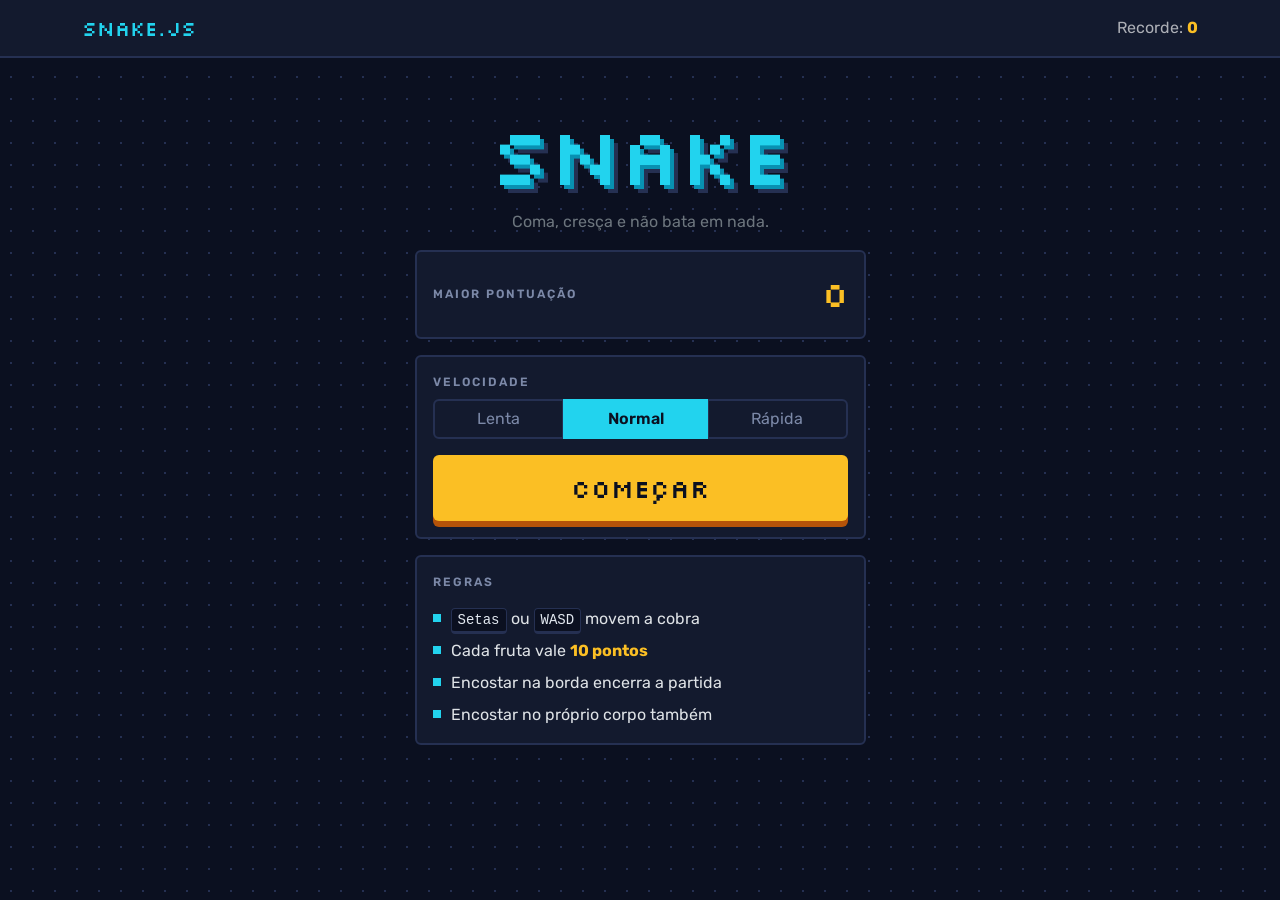
<file: src/index.html>
<!DOCTYPE html>
<html lang="pt-BR" data-bs-theme="dark">

<head>
    <meta charset="UTF-8">
    <meta name="viewport" content="width=device-width, initial-scale=1.0">
    <title>Snake Game</title>
    <link rel="stylesheet" href="https://cdn.jsdelivr.net/npm/bootstrap@5.3.8/dist/css/bootstrap.min.css">
    <link rel="stylesheet" href="menu.css">
</head>

<body>
    <nav class="navbar barra">
        <div class="container">
            <span class="navbar-brand barra-logo">snake.js</span>
            <span class="navbar-text">Recorde: <strong class="destaque" id="recorde-barra">0</strong></span>
        </div>
    </nav>

    <main class="container py-5">
        <div class="row justify-content-center">
            <div class="col-12 col-sm-10 col-md-7 col-lg-5 d-flex flex-column gap-3">
                <section class="text-center">
                    <h1 class="letreiro">SNAKE</h1>
                    <p class="text-secondary mb-0">Coma, cresça e não bata em nada.</p>
                </section>

                <section class="card painel">
                    <div class="card-body d-flex justify-content-between align-items-center">
                        <span class="painel-rotulo">Maior pontuação</span>
                        <span class="painel-numero" id="recorde-painel">0</span>
                    </div>
                </section>

                <form class="card painel" id="form-partida" action="partida.html">
                    <div class="card-body">
                        <p class="painel-rotulo mb-2">Velocidade</p>

                        <div class="btn-group w-100" role="group">
                            <input type="radio" class="btn-check" name="nivel" id="nivel-lenta" value="180">
                            <label class="btn btn-nivel" for="nivel-lenta">Lenta</label>

                            <input type="radio" class="btn-check" name="nivel" id="nivel-normal" value="120" checked>
                            <label class="btn btn-nivel" for="nivel-normal">Normal</label>

                            <input type="radio" class="btn-check" name="nivel" id="nivel-rapida" value="75">
                            <label class="btn btn-nivel" for="nivel-rapida">Rápida</label>
                        </div>

                        <button type="submit" class="btn botao-comecar w-100 mt-3">Começar</button>
                    </div>
                </form>

                <section class="card painel">
                    <div class="card-body">
                        <p class="painel-rotulo mb-3">Regras</p>
                        <ul class="list-unstyled regras d-flex flex-column gap-2 mb-0">
                            <li><kbd>Setas</kbd> ou <kbd>WASD</kbd> movem a cobra</li>
                            <li>Cada fruta vale <b>10 pontos</b></li>
                            <li>Encostar na borda encerra a partida</li>
                            <li>Encostar no próprio corpo também</li>
                        </ul>
                    </div>
                </section>
            </div>
        </div>
    </main>

    <script src="menu.js"></script>
</body>

</html>
</file>
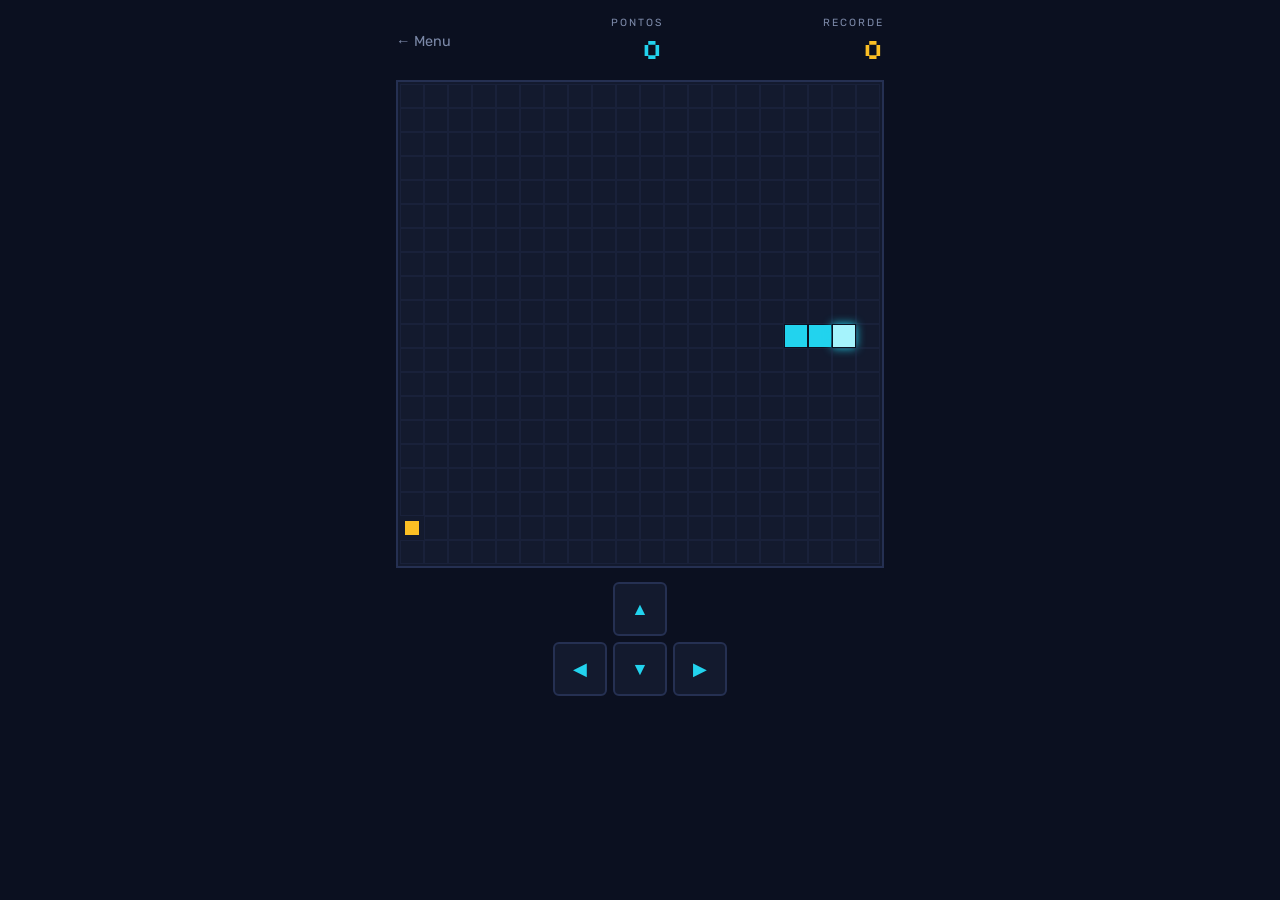
<file: src/partida.html>
<!DOCTYPE html>
<html lang="pt-BR">

<head>
    <meta charset="UTF-8">
    <meta name="viewport" content="width=device-width, initial-scale=1.0">
    <title>Snake Game - Partida</title>
    <link rel="stylesheet" href="partida.css">
</head>

<body>
    <header class="placar">
        <a href="index.html" class="link-menu">&larr; Menu</a>

        <div class="placar-bloco">
            <span class="placar-rotulo">Pontos</span>
            <span class="placar-valor" id="pontos">0</span>
        </div>

        <div class="placar-bloco">
            <span class="placar-rotulo">Recorde</span>
            <span class="placar-valor placar-valor-recorde" id="recorde">0</span>
        </div>
    </header>

    <main class="campo">
        <div class="tabuleiro" id="tabuleiro"></div>

        <div class="fim" id="fim">
            <h2 class="fim-titulo">Game Over</h2>
            <p class="fim-pontos" id="fim-pontos">0 pontos</p>
            <p class="fim-recorde" id="fim-recorde"></p>
            <button class="botao-denovo" id="botao-denovo">Jogar de novo</button>
            <a href="index.html" class="link-menu">Voltar ao menu</a>
        </div>
    </main>

    <nav class="direcional">
        <button class="seta seta-cima" data-direcao="cima" aria-label="Cima">&#9650;</button>
        <button class="seta seta-esquerda" data-direcao="esquerda" aria-label="Esquerda">&#9664;</button>
        <button class="seta seta-baixo" data-direcao="baixo" aria-label="Baixo">&#9660;</button>
        <button class="seta seta-direita" data-direcao="direita" aria-label="Direita">&#9654;</button>
    </nav>

    <script src="partida.js"></script>
</body>

</html>
</file>
<file: src/menu.css>
@import url("https://fonts.googleapis.com/css2?family=Silkscreen&family=Rubik:wght@400;600&display=swap");

:root {
    --fundo: #0b1020;
    --painel: #131a2e;
    --linha: #253052;
    --ciano: #22d3ee;
    --ciano-forte: #0891b2;
    --ambar: #fbbf24;
    --texto: #e2e8f0;
    --apagado: #7c89a8;
}

body {
    min-height: 100vh;
    font-family: "Rubik", sans-serif;
    background: var(--fundo);
    background-image: radial-gradient(var(--linha) 1px, transparent 1px);
    background-size: 22px 22px;
    color: var(--texto);
}

.barra {
    background: var(--painel);
    border-bottom: 2px solid var(--linha);
}

.barra-logo {
    font-family: "Silkscreen", monospace;
    color: var(--ciano);
}

.destaque,
.regras b {
    color: var(--ambar);
}

.letreiro {
    font-family: "Silkscreen", monospace;
    font-size: clamp(3rem, 14vw, 5rem);
    color: var(--ciano);
    text-shadow: 4px 4px 0 var(--ciano-forte), 8px 8px 0 var(--linha);
}

.painel {
    background: var(--painel);
    border: 2px solid var(--linha);
}

.painel-rotulo {
    font-size: 0.75rem;
    font-weight: 600;
    text-transform: uppercase;
    letter-spacing: 2px;
    color: var(--apagado);
}

.painel-numero {
    font-family: "Silkscreen", monospace;
    font-size: 2.2rem;
    color: var(--ambar);
}

.btn-nivel {
    border: 2px solid var(--linha);
    color: var(--apagado);
}

.btn-nivel:hover {
    border-color: var(--ciano);
    color: var(--ciano);
}

.btn-check:checked + .btn-nivel {
    background: var(--ciano);
    border-color: var(--ciano);
    color: var(--fundo);
    font-weight: 600;
}

.botao-comecar {
    padding: 14px;
    font-family: "Silkscreen", monospace;
    font-size: 1.6rem;
    color: var(--fundo);
    background: var(--ambar);
    border: none;
    box-shadow: 0 6px 0 #b45309;
    transition: transform 0.1s, box-shadow 0.1s;
}

.botao-comecar:hover {
    background: var(--ambar);
    transform: translateY(-2px);
    box-shadow: 0 8px 0 #b45309;
}

.botao-comecar:active {
    transform: translateY(4px);
    box-shadow: 0 2px 0 #b45309;
}

.regras li {
    padding-left: 18px;
    position: relative;
}

.regras li::before {
    content: "";
    position: absolute;
    left: 0;
    top: 0.45em;
    width: 8px;
    height: 8px;
    background: var(--ciano);
}

.regras kbd {
    color: var(--texto);
    background: var(--fundo);
    border: 1px solid var(--linha);
    border-bottom-width: 3px;
}
</file>
<file: src/partida.css>
@import url("https://fonts.googleapis.com/css2?family=Silkscreen&family=Rubik:wght@400;600&display=swap");

:root {
    --fundo: #0b1020;
    --painel: #131a2e;
    --linha: #253052;
    --ciano: #22d3ee;
    --ciano-claro: #a5f3fc;
    --ambar: #fbbf24;
    --perigo: #f43f5e;
    --texto: #e2e8f0;
    --apagado: #7c89a8;
    --quadrado: 24px;
    --tamanho: 20;
}

* {
    box-sizing: border-box;
    margin: 0;
    padding: 0;
}

body {
    min-height: 100vh;
    padding: 16px;
    font-family: "Rubik", sans-serif;
    background: var(--fundo);
    color: var(--texto);
    display: flex;
    flex-direction: column;
    align-items: center;
    gap: 14px;
    user-select: none;
}

.placar {
    width: calc(var(--quadrado) * var(--tamanho) + 8px);
    display: flex;
    justify-content: space-between;
    align-items: center;
}

.link-menu {
    color: var(--apagado);
    text-decoration: none;
    font-size: 0.9rem;
    transition: color 0.15s;
}

.link-menu:hover {
    color: var(--ciano);
}

.placar-bloco {
    display: flex;
    flex-direction: column;
    align-items: flex-end;
}

.placar-rotulo {
    font-size: 0.65rem;
    text-transform: uppercase;
    letter-spacing: 2px;
    color: var(--apagado);
}

.placar-valor {
    font-family: "Silkscreen", monospace;
    font-size: 1.8rem;
    color: var(--ciano);
}

.placar-valor-recorde {
    color: var(--ambar);
}

.campo {
    position: relative;
}

.tabuleiro {
    display: grid;
    grid-template-columns: repeat(var(--tamanho), var(--quadrado));
    grid-template-rows: repeat(var(--tamanho), var(--quadrado));
    padding: 2px;
    background: var(--painel);
    border: 2px solid var(--linha);
}

.quadrado {
    border: 1px solid rgba(37, 48, 82, 0.35);
}

.quadrado.corpo {
    background: var(--ciano);
    border-color: var(--fundo);
}

.quadrado.cabeca {
    background: var(--ciano-claro);
    border-color: var(--fundo);
    box-shadow: 0 0 10px var(--ciano);
}

.quadrado.fruta {
    background: var(--ambar);
    border: 5px solid var(--painel);
    animation: piscar 0.6s steps(2) infinite;
}

@keyframes piscar {
    50% {
        border-width: 3px;
    }
}

.fim {
    position: absolute;
    inset: 0;
    display: none;
    flex-direction: column;
    justify-content: center;
    align-items: center;
    gap: 12px;
    background: rgba(11, 16, 32, 0.9);
    text-align: center;
}

.fim.aberto {
    display: flex;
}

.fim-titulo {
    font-family: "Silkscreen", monospace;
    font-size: 2.4rem;
    font-weight: 400;
    color: var(--perigo);
}

.fim-pontos {
    font-family: "Silkscreen", monospace;
    font-size: 1.2rem;
    color: var(--ciano);
}

.fim-recorde {
    color: var(--ambar);
    min-height: 1.2em;
}

.botao-denovo {
    padding: 12px 22px;
    font-family: "Silkscreen", monospace;
    font-size: 1rem;
    color: var(--fundo);
    background: var(--ambar);
    border: none;
    border-radius: 4px;
    box-shadow: 0 4px 0 #b45309;
    cursor: pointer;
}

.botao-denovo:active {
    transform: translateY(3px);
    box-shadow: 0 1px 0 #b45309;
}

.direcional {
    display: grid;
    grid-template-columns: repeat(3, 54px);
    grid-template-rows: repeat(2, 54px);
    gap: 6px;
}

.seta {
    font-size: 1.1rem;
    color: var(--ciano);
    background: var(--painel);
    border: 2px solid var(--linha);
    border-radius: 6px;
    cursor: pointer;
}

.seta:active {
    background: var(--linha);
}

.seta-cima {
    grid-column: 2;
}

.seta-esquerda {
    grid-column: 1;
    grid-row: 2;
}

.seta-baixo {
    grid-column: 2;
    grid-row: 2;
}

.seta-direita {
    grid-column: 3;
    grid-row: 2;
}

@media (max-width: 520px) {
    :root {
        --quadrado: 16px;
    }
}
</file>
